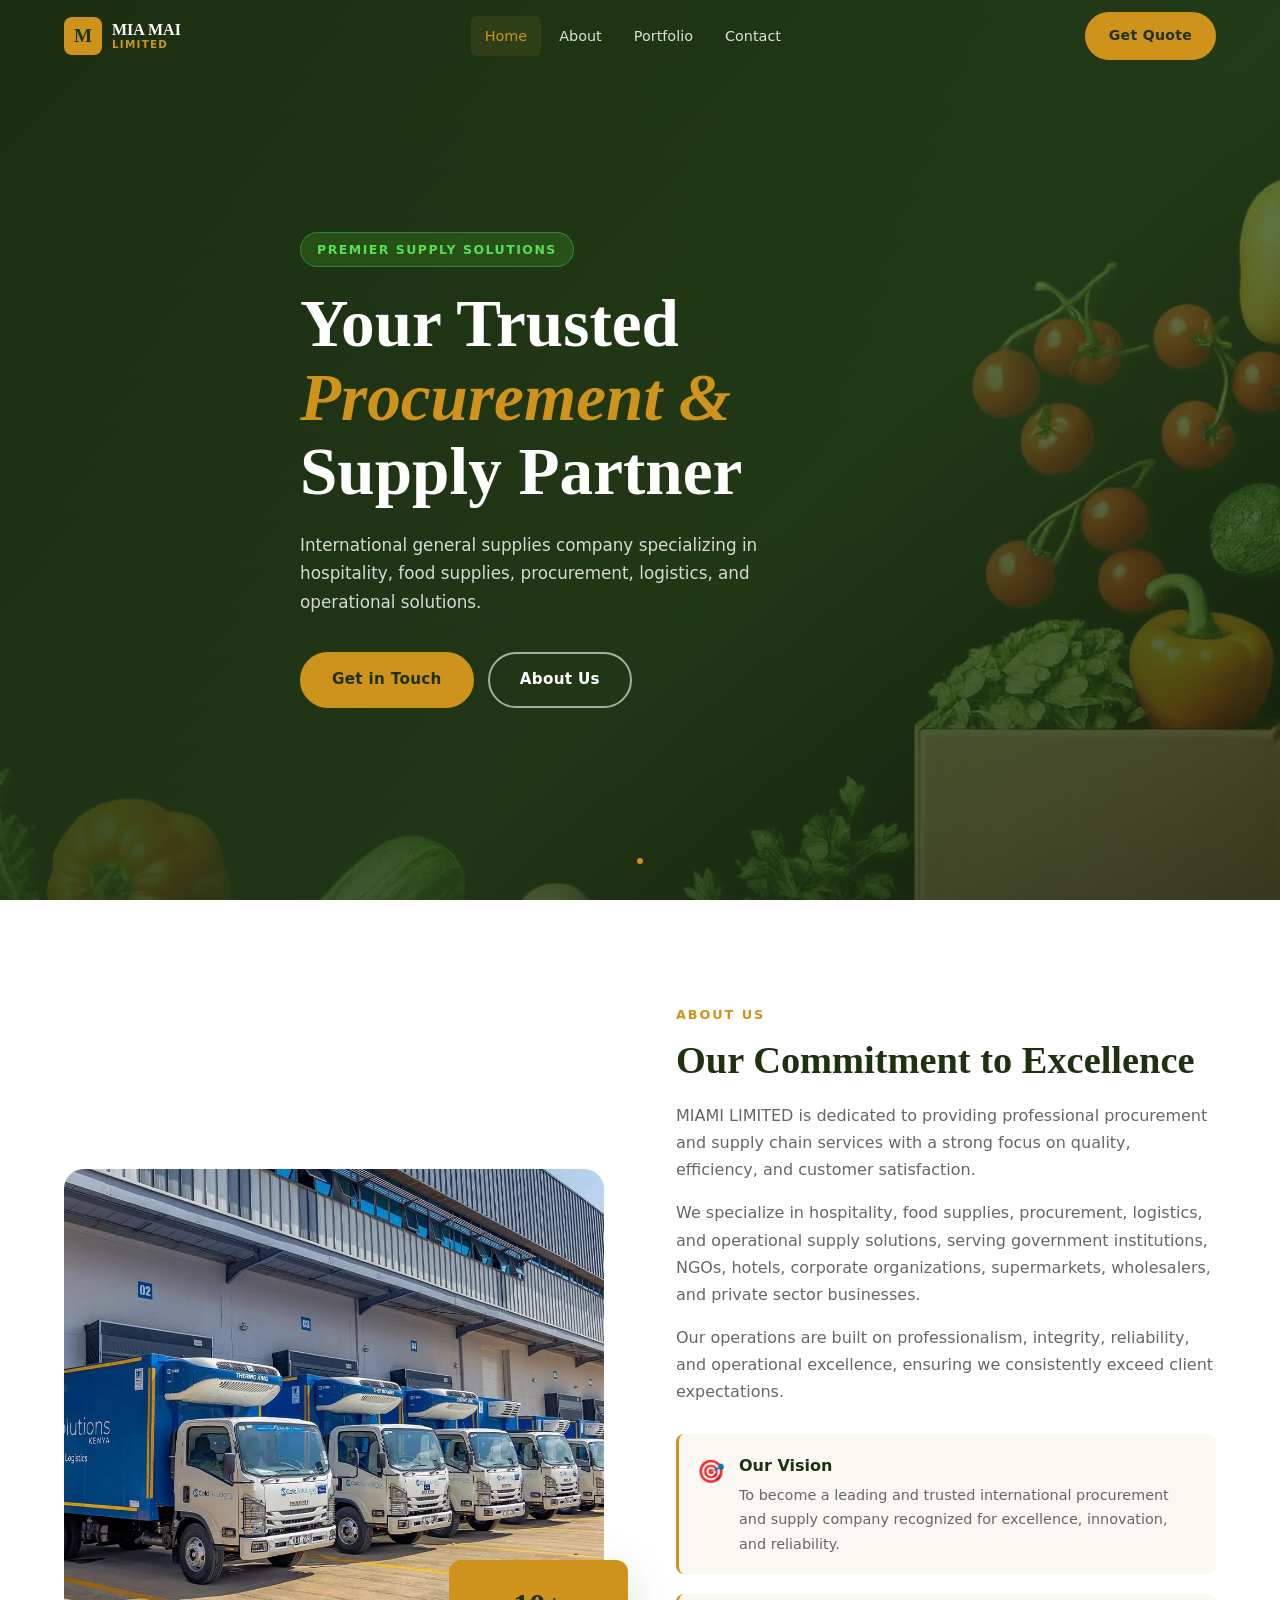
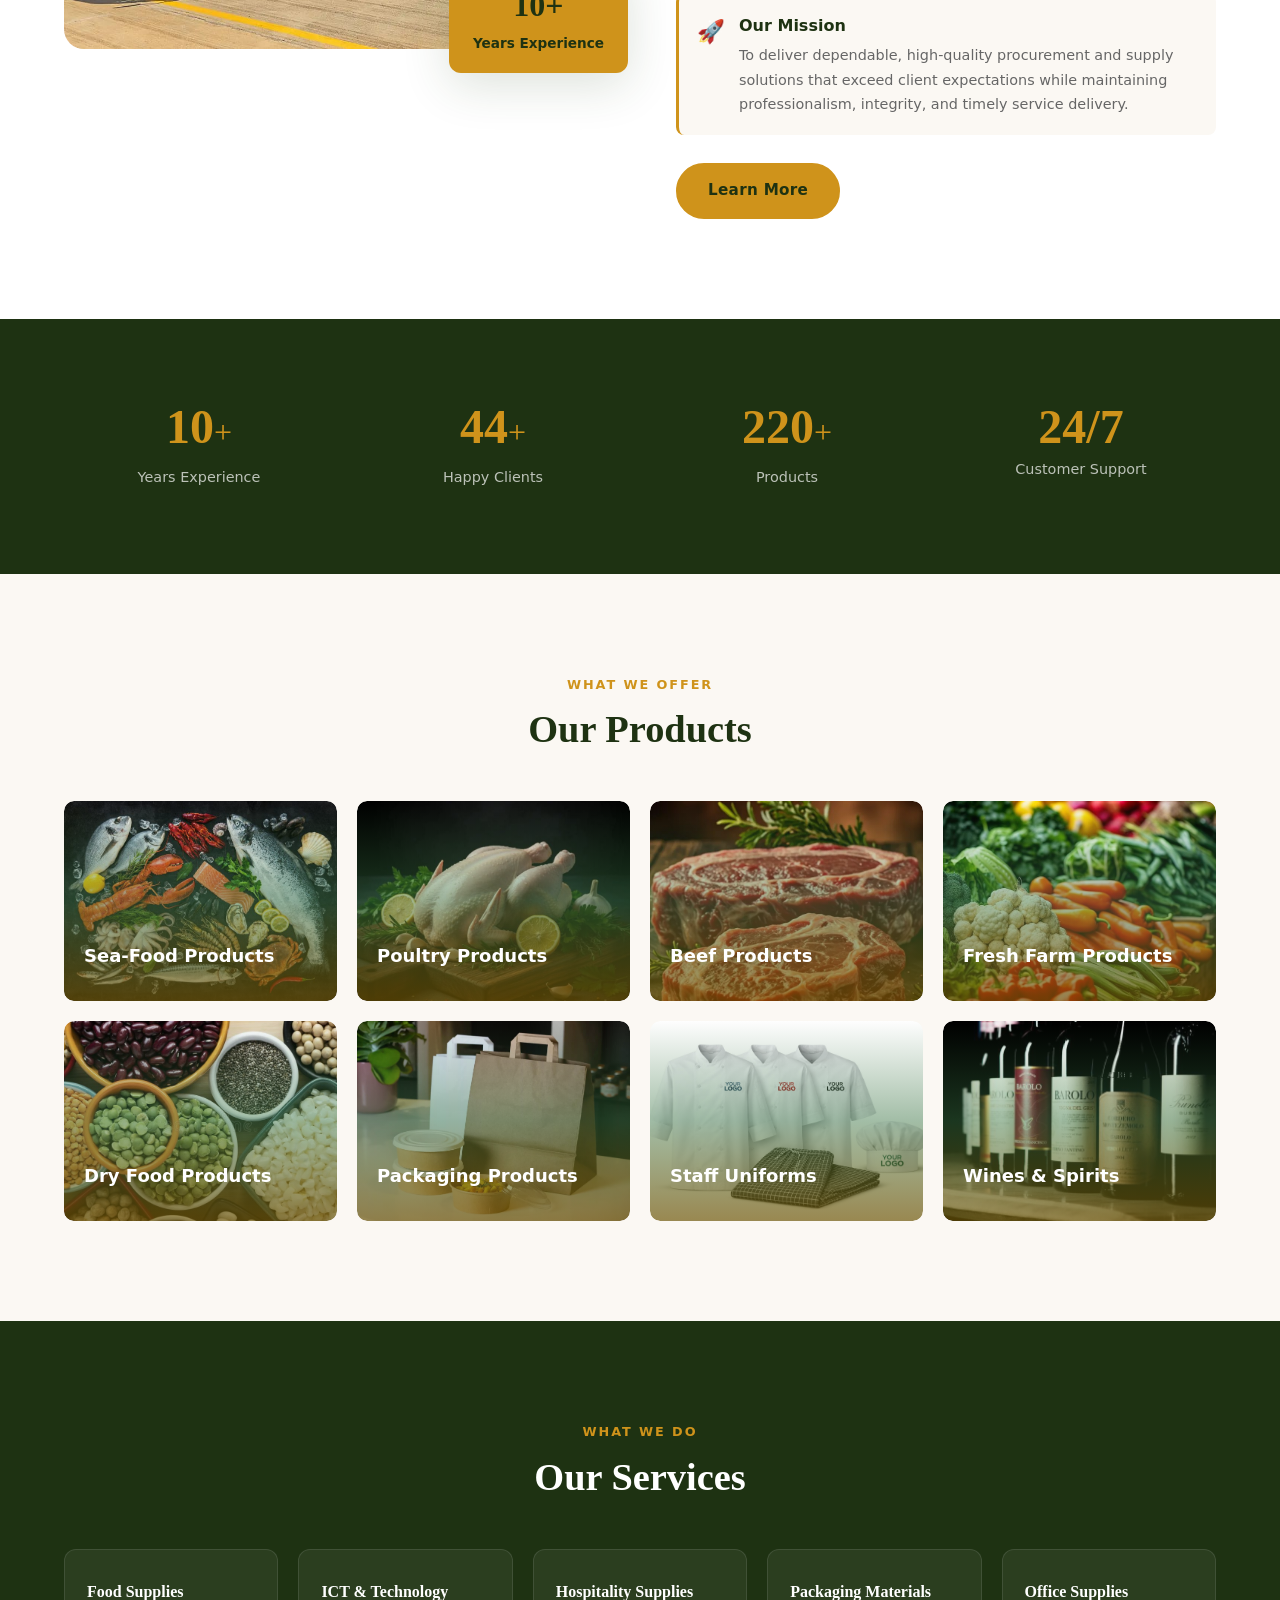
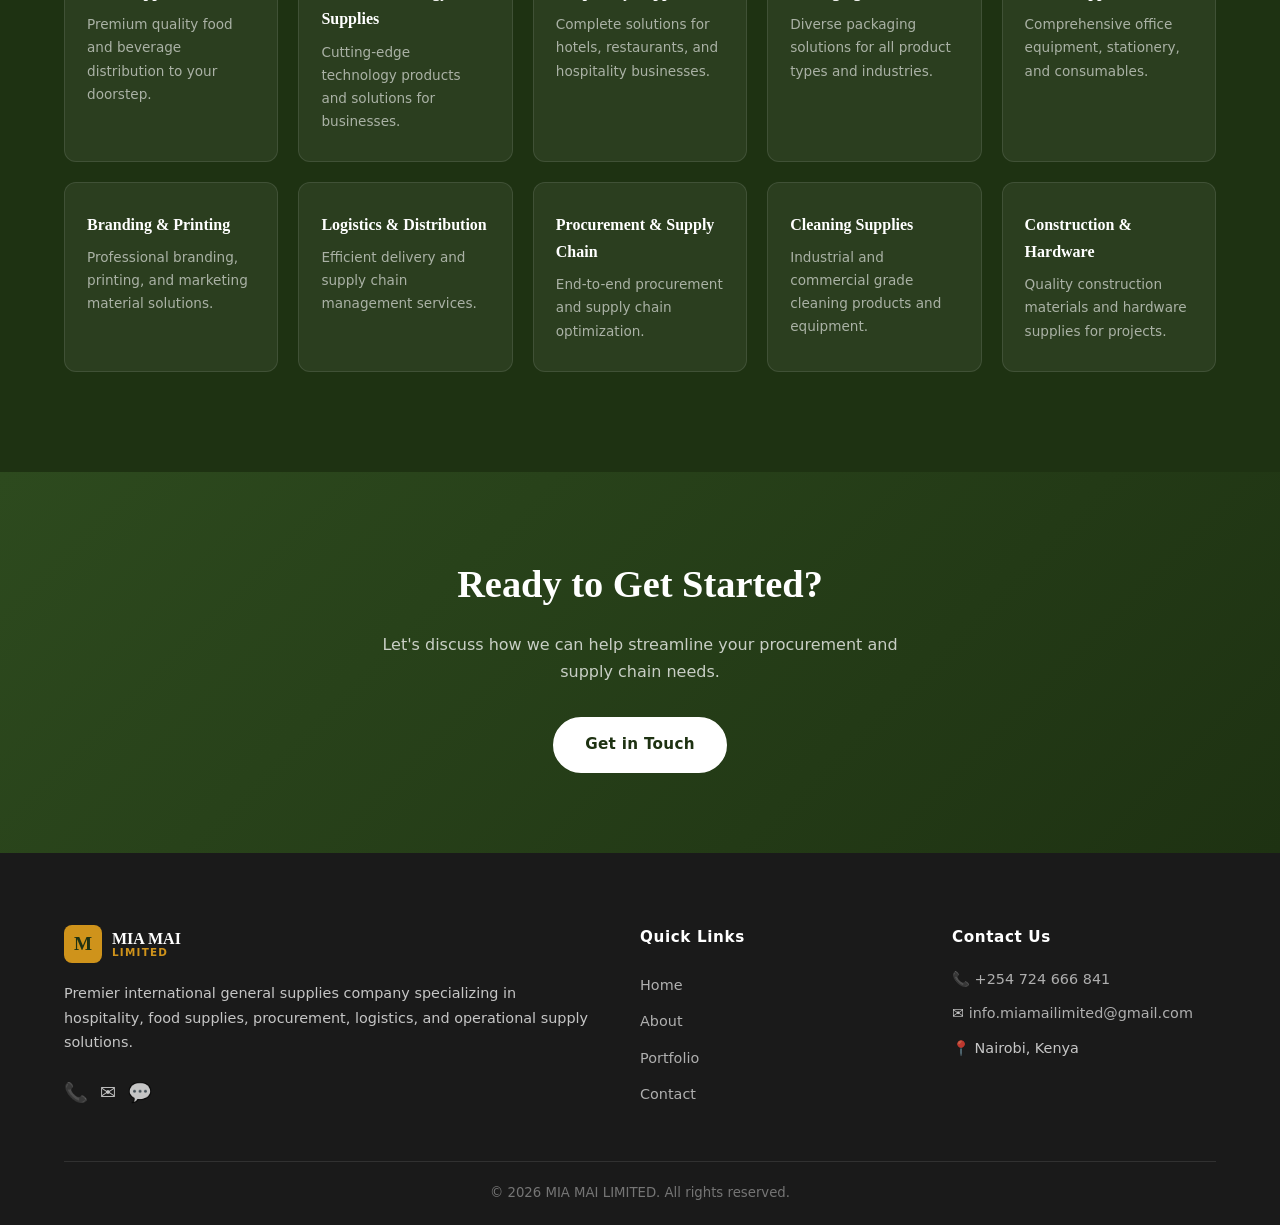
<file: index.html>
<!doctype html>
<html lang="en">
  <head>
    <meta charset="UTF-8" />
    <meta name="viewport" content="width=device-width, initial-scale=1.0" />
    <title>MIA MAI</title>
    <link rel="stylesheet" href="index.css" />
    <link
      rel="stylesheet"
      href="https://cdnjs.cloudflare.com/ajax/libs/font-awesome/6.5.0/css/all.min.css"
    />
  </head>
  <body>
    <!-- ===== NAVBAR ===== -->
    <header class="navbar" id="navbar">
      <div class="nav-inner">
        <a href="index.html" class="logo">
          <div class="logo-icon">M</div>
          <div class="logo-text">
            <span class="logo-main">MIA MAI</span>
            <span class="logo-sub">LIMITED</span>
          </div>
        </a>

        <nav class="nav-links" id="navLinks">
          <a href="index.html" class="nav-link active">Home</a>
          <a href="about.html" class="nav-link">About</a>
          <a href="portfolio.html" class="nav-link">Portfolio</a>
          <a href="contact.html" class="nav-link">Contact</a>
        </nav>
        <a href="contact.html" class="btn btn-primary nav-cta">Get Quote</a>
        <button class="hamburger" id="hamburger" aria-label="Menu">
          <span></span><span></span><span></span>
        </button>
      </div>
    </header>

    <!-- ===== HERO ===== -->
    <section class="hero" id="home">
      <div class="hero-bg">
        <div class="hero-overlay"></div>
      </div>
      <div class="hero-content container">
        <span class="badge animate-fade-up" style="--delay: 0.1s"
          >Premier Supply Solutions</span
        >
        <h1 class="hero-title animate-fade-up" style="--delay: 0.2s">
          Your Trusted<br />
          <span class="hero-highlight">Procurement &</span><br />
          Supply Partner
        </h1>
        <p class="hero-sub animate-fade-up" style="--delay: 0.35s">
          International general supplies company specializing in hospitality,
          food supplies, procurement, logistics, and operational solutions.
        </p>
        <div class="hero-actions animate-fade-up" style="--delay: 0.5s">
          <a href="contact.html" class="btn btn-primary">Get in Touch</a>
          <a href="about.html" class="btn btn-outline">About Us</a>
        </div>
      </div>
      <div class="hero-scroll-hint">
        <div class="scroll-dot"></div>
      </div>
    </section>

    <section class="about-strip" id="about">
      <div class="container about-strip-grid">
        <div class="about-img-wrap">
          <img
            src="images/transport.jpeg"
            alt="Procurement team"
            class="about-img"
          />
          <div class="about-badge-float">
            <strong>10+</strong> Years Experience
          </div>
        </div>
        <div class="about-content">
          <span class="section-label">About Us</span>
          <h2 class="section-title">Our Commitment to Excellence</h2>
          <p>
            MIAMI LIMITED is dedicated to providing professional procurement and
            supply chain services with a strong focus on quality, efficiency,
            and customer satisfaction.
          </p>
          <p>
            We specialize in hospitality, food supplies, procurement, logistics,
            and operational supply solutions, serving government institutions,
            NGOs, hotels, corporate organizations, supermarkets, wholesalers,
            and private sector businesses.
          </p>
          <p>
            Our operations are built on professionalism, integrity, reliability,
            and operational excellence, ensuring we consistently exceed client
            expectations.
          </p>
          <div class="about-values">
            <div class="value-item">
              <div class="value-icon">🎯</div>
              <div>
                <strong>Our Vision</strong>
                <p>
                  To become a leading and trusted international procurement and
                  supply company recognized for excellence, innovation, and
                  reliability.
                </p>
              </div>
            </div>
            <div class="value-item">
              <div class="value-icon">🚀</div>
              <div>
                <strong>Our Mission</strong>
                <p>
                  To deliver dependable, high-quality procurement and supply
                  solutions that exceed client expectations while maintaining
                  professionalism, integrity, and timely service delivery.
                </p>
              </div>
            </div>
          </div>
          <a href="about.html" class="btn btn-primary">Learn More</a>
        </div>
      </div>
    </section>

    <!-- ===== STATS ===== -->
    <section class="stats-section">
      <div class="container stats-grid">
        <div class="stat-card">
          <span class="stat-num" data-target="10">10</span
          ><span class="stat-plus">+</span>
          <p>Years Experience</p>
        </div>
        <div class="stat-card">
          <span class="stat-num" data-target="100">100</span
          ><span class="stat-plus">+</span>
          <p>Happy Clients</p>
        </div>
        <div class="stat-card">
          <span class="stat-num" data-target="500">50</span
          ><span class="stat-plus">+</span>
          <p>Products</p>
        </div>
        <div class="stat-card">
          <span class="stat-num">24/7</span>
          <p>Customer Support</p>
        </div>
      </div>
    </section>

    <!-- ===== PRODUCTS ===== -->
    <section class="products-section">
      <div class="container">
        <span class="section-label center">What We Offer</span>
        <h2 class="section-title center">Our Products</h2>
        <div class="products-grid">
          <div class="product-images">
            <img src="images/sea-foods.jpeg" alt="SeaFood products" />
            <div class="image-overlay">
              <h2>Sea-Food Products</h2>
            </div>
          </div>
          <div class="product-images">
            <img src="images/chicken.jpeg" alt="Poultry products" />
            <div class="image-overlay">
              <h2>Poultry Products</h2>
            </div>
          </div>
          <div class="product-images">
            <img src="images/beef.jpg" alt="Beef products" />
            <div class="image-overlay">
              <h2>Beef Products</h2>
            </div>
          </div>
          <div class="product-images">
            <img src="images/farm-products.jpeg" alt="Fresh farm products" />
            <div class="image-overlay">
              <h2>Fresh Farm Products</h2>
            </div>
          </div>
          <div class="product-images">
            <img src="images/dry-foods.jpeg" alt="Dry food products" />
            <div class="image-overlay">
              <h2>Dry Food Products</h2>
            </div>
          </div>
          <div class="product-images">
            <img
              src="images/packaging-products.jpeg"
              alt="Packaging products"
            />
            <div class="image-overlay">
              <h2>Packaging Products</h2>
            </div>
          </div>
          <div class="product-images">
            <img src="images/staff-uniform.jpeg" alt="Packaging products" />
            <div class="image-overlay">
              <h2>Staff Uniforms</h2>
            </div>
          </div>
          <div class="product-images">
            <img src="images/wines.jpg" alt="Dry food products" />
            <div class="image-overlay">
              <h2>Wines & Spirits</h2>
            </div>
          </div>
        </div>
      </div>
    </section>

    <!-- ===== SERVICES ===== -->
    <section class="services-section" id="services">
      <div class="container">
        <span class="section-label center">What We Do</span>
        <h2 class="section-title center">Our Services</h2>
        <div class="services-grid">
          <div class="service-card">
            <h3>Food Supplies</h3>
            <p>
              Premium quality food and beverage distribution to your doorstep.
            </p>
          </div>
          <div class="service-card">
            <h3>ICT & Technology Supplies</h3>
            <p>
              Cutting-edge technology products and solutions for businesses.
            </p>
          </div>
          <div class="service-card">
            <h3>Hospitality Supplies</h3>
            <p>
              Complete solutions for hotels, restaurants, and hospitality
              businesses.
            </p>
          </div>
          <div class="service-card">
            <h3>Packaging Materials</h3>
            <p>
              Diverse packaging solutions for all product types and industries.
            </p>
          </div>
          <div class="service-card">
            <h3>Office Supplies</h3>
            <p>Comprehensive office equipment, stationery, and consumables.</p>
          </div>
          <div class="service-card">
            <h3>Branding & Printing</h3>
            <p>
              Professional branding, printing, and marketing material solutions.
            </p>
          </div>
          <div class="service-card">
            <h3>Logistics & Distribution</h3>
            <p>Efficient delivery and supply chain management services.</p>
          </div>
          <div class="service-card">
            <h3>Procurement & Supply Chain</h3>
            <p>End-to-end procurement and supply chain optimization.</p>
          </div>
          <div class="service-card">
            <h3>Cleaning Supplies</h3>
            <p>
              Industrial and commercial grade cleaning products and equipment.
            </p>
          </div>
          <div class="service-card">
            <h3>Construction & Hardware</h3>
            <p>
              Quality construction materials and hardware supplies for projects.
            </p>
          </div>
        </div>
      </div>
    </section>

    <!-- ===== CTA BANNER ===== -->
    <section class="cta-banner">
      <div class="container cta-inner">
        <h2>Ready to Get Started?</h2>
        <p>
          Let's discuss how we can help streamline your procurement and supply
          chain needs.
        </p>
        <a href="contact.html" class="btn btn-white">Get in Touch</a>
      </div>
    </section>

    <!-- ===== FOOTER ===== -->
    <footer class="footer">
      <div class="container footer-grid">
        <div class="footer-brand">
          <a href="index.html" class="logo">
            <div class="logo-icon">M</div>
            <div class="logo-text">
              <span class="logo-main">MIA MAI</span>
              <span class="logo-sub">LIMITED</span>
            </div>
          </a>
          <p>
            Premier international general supplies company specializing in
            hospitality, food supplies, procurement, logistics, and operational
            supply solutions.
          </p>
          <div class="footer-socials">
            <a href="tel:+254746668411" aria-label="Call us">📞</a>
            <a href="info.miamailimited@gmail.com" aria-label="Email us">✉️</a>
            <a
              href="https://wa.me/254724666841"
              target="_blank"
              aria-label="WhatsApp"
              >💬</a
            >
          </div>
        </div>
        <div class="footer-links">
          <h4>Quick Links</h4>
          <a href="index.html">Home</a>
          <a href="about.html">About</a>
          <a href="portfolio.html">Portfolio</a>
          <a href="contact.html">Contact</a>
        </div>
        <div class="footer-contact">
          <h4>Contact Us</h4>
          <p>📞 <a href="tel:+254724666841">+254 724 666 841</a></p>
          <p>
            ✉️
            <a href="mailto:info.miamailimited@gmail.com"
              >info.miamailimited@gmail.com</a
            >
          </p>
          <p>📍 Nairobi, Kenya</p>
        </div>
      </div>
      <div class="footer-bottom">
        <div class="container">
          <p>© 2026 MIA MAI LIMITED. All rights reserved.</p>
        </div>
      </div>
    </footer>

    <script src="index.js"></script>
  </body>
</html>
</file>
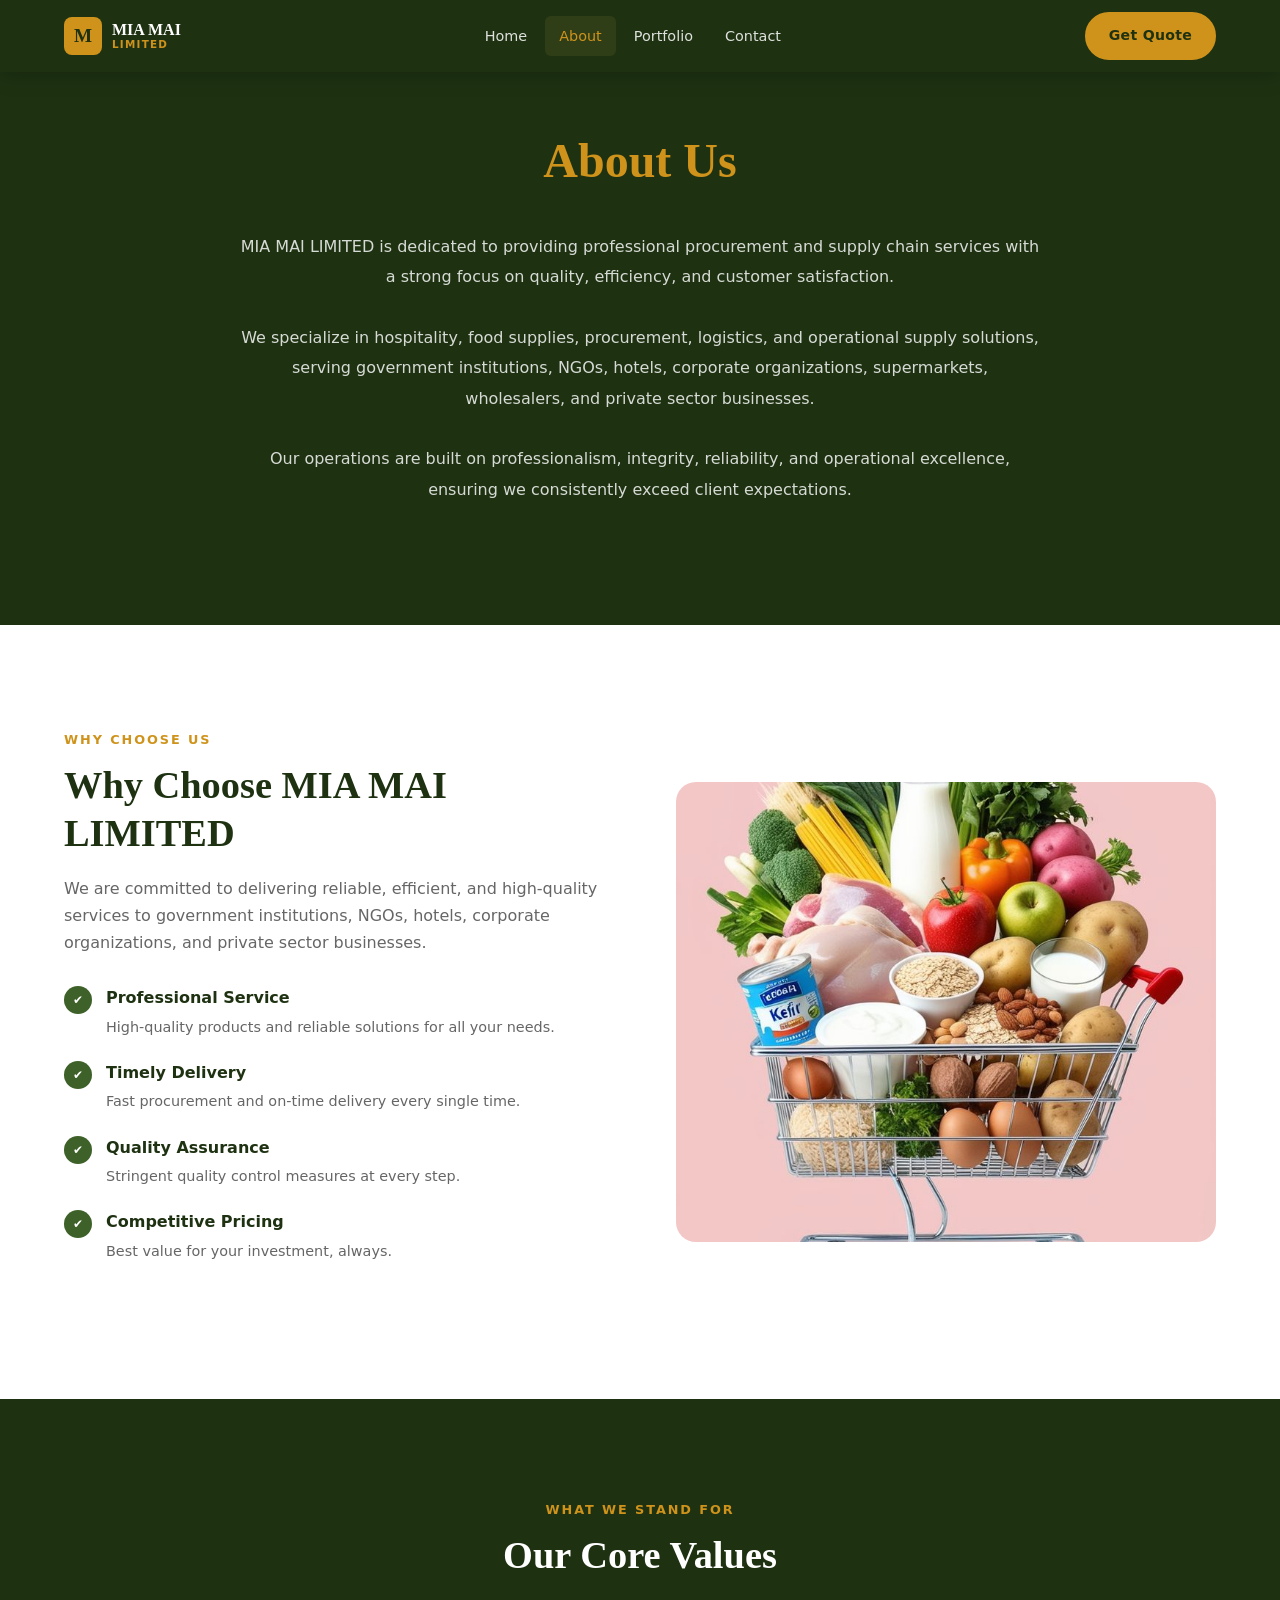
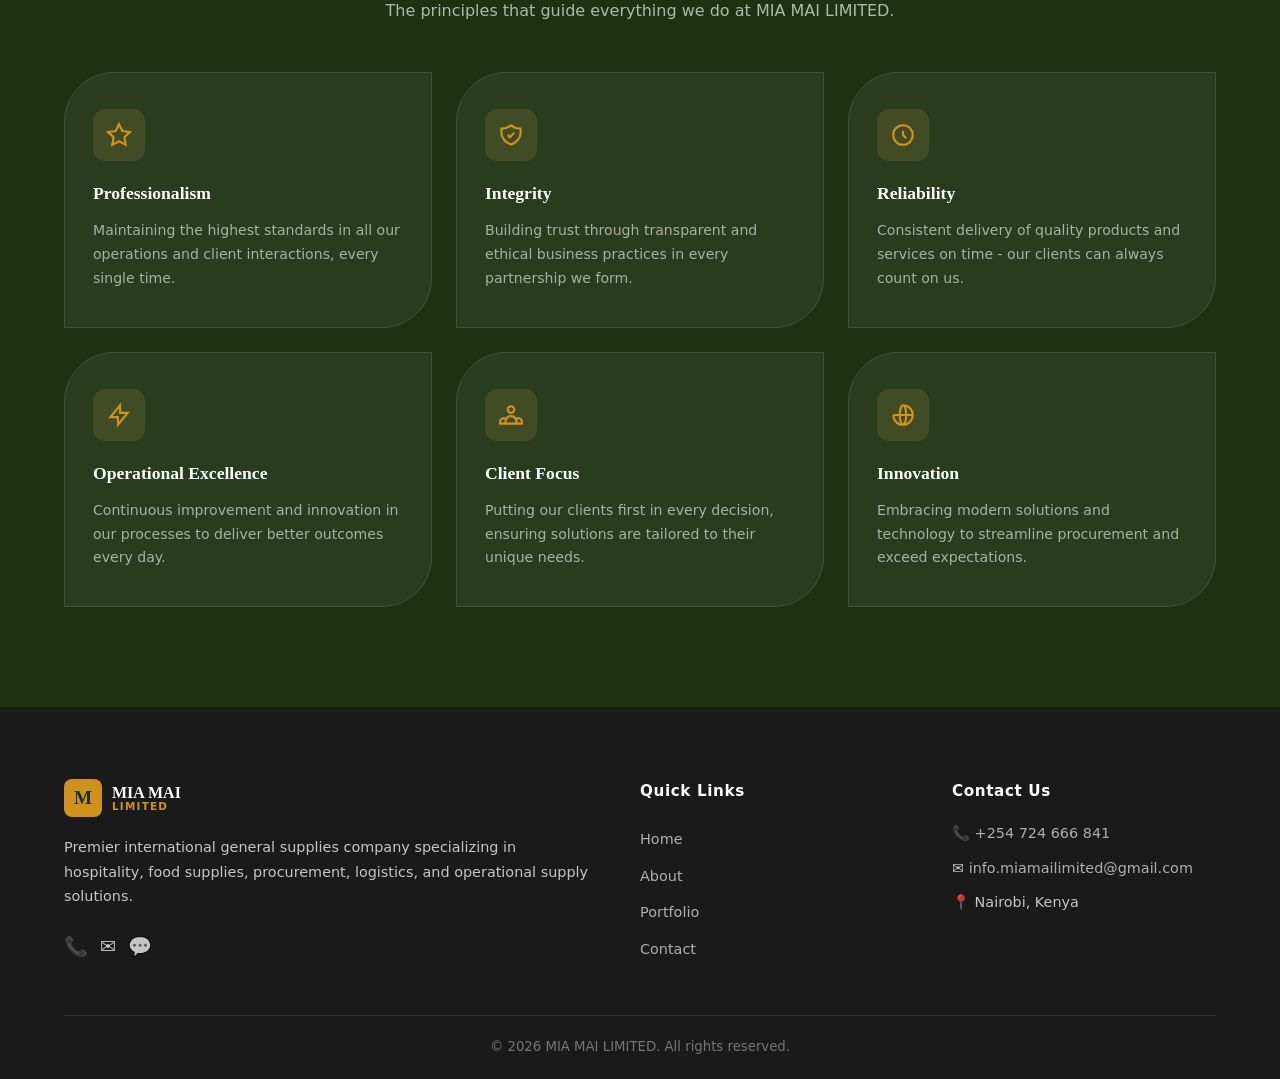
<file: about.html>
<!doctype html>
<html lang="en">
  <head>
    <meta charset="UTF-8" />
    <meta name="viewport" content="width=device-width, initial-scale=1.0" />
    <title>About MIA-MAI</title>
    <link rel="stylesheet" href="index.css" />
  </head>
  <body>
    <!-- ===== NAVBAR ===== -->
    <header class="navbar" id="navbar">
      <div class="nav-inner">
        <a href="index.html" class="logo">
          <div class="logo-icon">M</div>
          <div class="logo-text">
            <span class="logo-main">MIA MAI</span>
            <span class="logo-sub">LIMITED</span>
          </div>
        </a>
        <nav class="nav-links" id="navLinks">
          <a href="index.html" class="nav-link active">Home</a>
          <a href="about.html" class="nav-link">About</a>
          <a href="portfolio.html" class="nav-link">Portfolio</a>
          <a href="contact.html" class="nav-link">Contact</a>
        </nav>
        <a href="contact.html" class="btn btn-primary nav-cta">Get Quote</a>
        <button class="hamburger" id="hamburger" aria-label="Menu">
          <span></span><span></span><span></span>
        </button>
      </div>
    </header>
    <div class="about" id="about">
      <div class="about-text">
        <h1>About Us</h1>
        <p>
          MIA MAI LIMITED is dedicated to providing professional procurement and
          supply chain services with a strong focus on quality, efficiency, and
          customer satisfaction. <br />
          <br />
          We specialize in hospitality, food supplies, procurement, logistics,
          and operational supply solutions, serving government institutions,
          NGOs, hotels, corporate organizations, supermarkets, wholesalers, and
          private sector businesses. <br />
          <br />
          Our operations are built on professionalism, integrity, reliability,
          and operational excellence, ensuring we consistently exceed client
          expectations.
        </p>
      </div>
    </div>

    <!-- ===== WHY CHOOSE US ===== -->
    <section class="why-us">
      <div class="container why-us-grid">
        <div class="why-content">
          <span class="section-label">Why Choose Us</span>
          <h2 class="section-title">Why Choose MIA MAI LIMITED</h2>
          <p>
            We are committed to delivering reliable, efficient, and high-quality
            services to government institutions, NGOs, hotels, corporate
            organizations, and private sector businesses.
          </p>
          <div class="why-list">
            <div class="why-item">
              <div class="why-icon">✔</div>
              <div>
                <strong>Professional Service</strong>
                <p>
                  High-quality products and reliable solutions for all your
                  needs.
                </p>
              </div>
            </div>
            <div class="why-item">
              <div class="why-icon">✔</div>
              <div>
                <strong>Timely Delivery</strong>
                <p>Fast procurement and on-time delivery every single time.</p>
              </div>
            </div>
            <div class="why-item">
              <div class="why-icon">✔</div>
              <div>
                <strong>Quality Assurance</strong>
                <p>Stringent quality control measures at every step.</p>
              </div>
            </div>
            <div class="why-item">
              <div class="why-icon">✔</div>
              <div>
                <strong>Competitive Pricing</strong>
                <p>Best value for your investment, always.</p>
              </div>
            </div>
          </div>
        </div>
        <div class="why-img-wrap">
          <img
            src="images/mixed-products.jpeg"
            alt="Mixed products"
            class="why-img"
          />
        </div>
      </div>
    </section>

    <section class="core-values-section">
      <div class="container">
        <span class="section-label center">What We Stand For</span>
        <h2 class="section-title center">Our Core Values</h2>
        <p class="section-sub center">
          The principles that guide everything we do at MIA MAI LIMITED.
        </p>
        <div class="core-values-grid">
          <div class="cv-card">
            <div class="cv-icon-wrap">
              <svg
                viewBox="0 0 24 24"
                fill="none"
                stroke="currentColor"
                stroke-width="2"
              >
                <path
                  d="M12 2l3.09 6.26L22 9.27l-5 4.87 1.18 6.88L12 17.77l-6.18 3.25L7 14.14 2 9.27l6.91-1.01L12 2z"
                />
              </svg>
            </div>
            <h3>Professionalism</h3>
            <p>
              Maintaining the highest standards in all our operations and client
              interactions, every single time.
            </p>
          </div>

          <div class="cv-card">
            <div class="cv-icon-wrap">
              <svg
                viewBox="0 0 24 24"
                fill="none"
                stroke="currentColor"
                stroke-width="2"
              >
                <path
                  d="M9 12l2 2 4-4m5.618-4.016A11.955 11.955 0 0112 2.944a11.955 11.955 0 01-8.618 3.04A12.02 12.02 0 003 9c0 5.591 3.824 10.29 9 11.622 5.176-1.332 9-6.03 9-11.622 0-1.042-.133-2.052-.382-3.016z"
                />
              </svg>
            </div>
            <h3>Integrity</h3>
            <p>
              Building trust through transparent and ethical business practices
              in every partnership we form.
            </p>
          </div>

          <div class="cv-card">
            <div class="cv-icon-wrap">
              <svg
                viewBox="0 0 24 24"
                fill="none"
                stroke="currentColor"
                stroke-width="2"
              >
                <path d="M12 8v4l3 3m6-3a9 9 0 11-18 0 9 9 0 0118 0z" />
              </svg>
            </div>
            <h3>Reliability</h3>
            <p>
              Consistent delivery of quality products and services on time - our
              clients can always count on us.
            </p>
          </div>

          <div class="cv-card">
            <div class="cv-icon-wrap">
              <svg
                viewBox="0 0 24 24"
                fill="none"
                stroke="currentColor"
                stroke-width="2"
              >
                <path d="M13 10V3L4 14h7v7l9-11h-7z" />
              </svg>
            </div>
            <h3>Operational Excellence</h3>
            <p>
              Continuous improvement and innovation in our processes to deliver
              better outcomes every day.
            </p>
          </div>

          <div class="cv-card">
            <div class="cv-icon-wrap">
              <svg
                viewBox="0 0 24 24"
                fill="none"
                stroke="currentColor"
                stroke-width="2"
              >
                <path
                  d="M17 20h5v-2a3 3 0 00-5.356-1.857M17 20H7m10 0v-2c0-.656-.126-1.283-.356-1.857M7 20H2v-2a3 3 0 015.356-1.857M7 20v-2c0-.656.126-1.283.356-1.857m0 0a5.002 5.002 0 019.288 0M15 7a3 3 0 11-6 0 3 3 0 016 0z"
                />
              </svg>
            </div>
            <h3>Client Focus</h3>
            <p>
              Putting our clients first in every decision, ensuring solutions
              are tailored to their unique needs.
            </p>
          </div>

          <div class="cv-card">
            <div class="cv-icon-wrap">
              <svg
                viewBox="0 0 24 24"
                fill="none"
                stroke="currentColor"
                stroke-width="2"
              >
                <path
                  d="M21 12a9 9 0 01-9 9m9-9a9 9 0 00-9-9m9 9H3m9 9a9 9 0 01-9-9m9 9c1.657 0 3-4.03 3-9s-1.343-9-3-9m0 18c-1.657 0-3-4.03-3-9s1.343-9 3-9"
                />
              </svg>
            </div>
            <h3>Innovation</h3>
            <p>
              Embracing modern solutions and technology to streamline
              procurement and exceed expectations.
            </p>
          </div>
        </div>
      </div>
    </section>

    <!-- ===== FOOTER ===== -->
    <footer class="footer">
      <div class="container footer-grid">
        <div class="footer-brand">
          <a href="index.html" class="logo">
            <div class="logo-icon">M</div>
            <div class="logo-text">
              <span class="logo-main">MIA MAI</span>
              <span class="logo-sub">LIMITED</span>
            </div>
          </a>
          <p>
            Premier international general supplies company specializing in
            hospitality, food supplies, procurement, logistics, and operational
            supply solutions.
          </p>
          <div class="footer-socials">
            <a href="tel:+254746668411" aria-label="Call us">📞</a>
            <a href="info.miamailimited@gmail.com" aria-label="Email us">✉️</a>
            <a
              href="https://wa.me/254724666841"
              target="_blank"
              aria-label="WhatsApp"
              >💬</a
            >
          </div>
        </div>
        <div class="footer-links">
          <h4>Quick Links</h4>
          <a href="index.html">Home</a>
          <a href="about.html">About</a>
          <a href="portfolio.html">Portfolio</a>
          <a href="contact.html">Contact</a>
        </div>
        <div class="footer-contact">
          <h4>Contact Us</h4>
          <p>📞 <a href="tel:+254724666841">+254 724 666 841</a></p>
          <p>
            ✉️
            <a href="mailto:info.miamailimited@gmail.com"
              >info.miamailimited@gmail.com</a
            >
          </p>
          <p>📍 Nairobi, Kenya</p>
        </div>
      </div>
      <div class="footer-bottom">
        <div class="container">
          <p>© 2026 MIA MAI LIMITED. All rights reserved.</p>
        </div>
      </div>
    </footer>

    <script src="index.js"></script>
  </body>
</html>
</file>
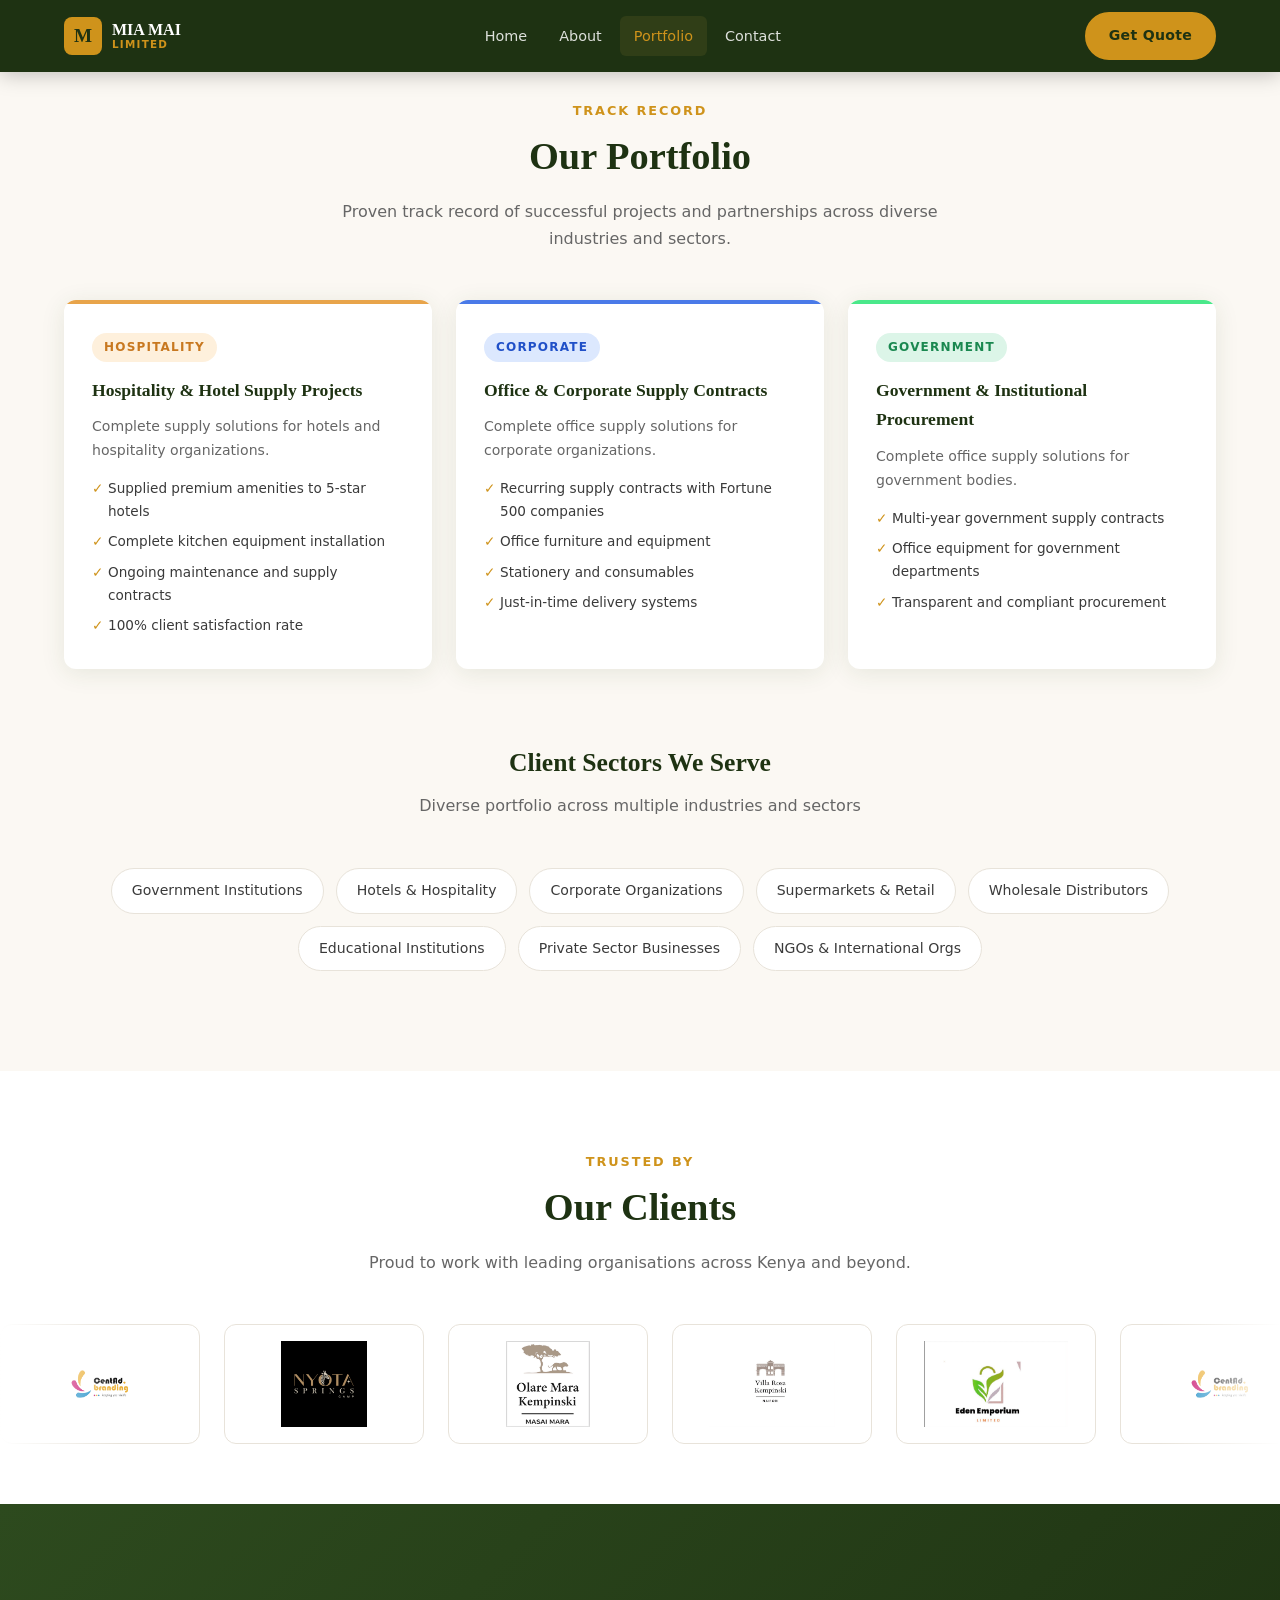
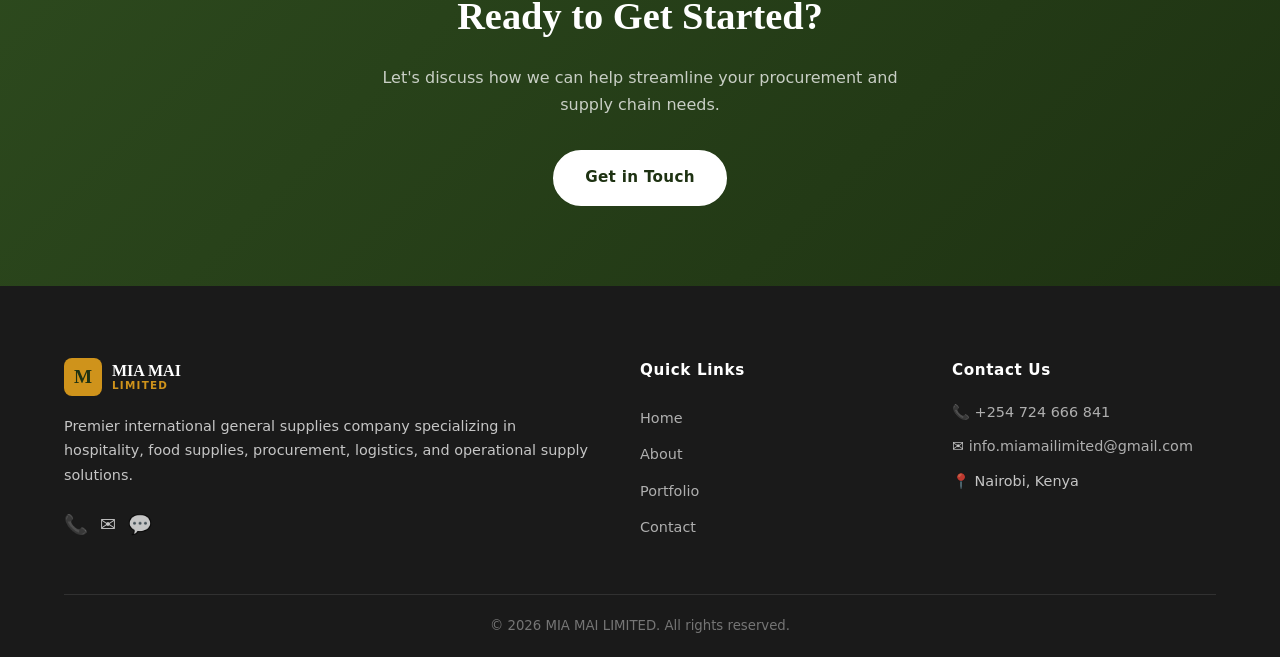
<file: portfolio.html>
<!doctype html>
<html lang="en">
  <head>
    <meta charset="UTF-8" />
    <meta name="viewport" content="width=device-width, initial-scale=1.0" />
    <title>MIA-MAI Portfolio</title>
    <link rel="stylesheet" href="index.css" />
  </head>
  <body>
    <!-- ===== NAVBAR ===== -->
    <header class="navbar" id="navbar">
      <div class="nav-inner">
        <a href="index.html" class="logo">
          <div class="logo-icon">M</div>
          <div class="logo-text">
            <span class="logo-main">MIA MAI</span>
            <span class="logo-sub">LIMITED</span>
          </div>
        </a>
        <nav class="nav-links" id="navLinks">
          <a href="index.html" class="nav-link active">Home</a>
          <a href="about.html" class="nav-link">About</a>
          <a href="portfolio.html" class="nav-link">Portfolio</a>
          <a href="contact.html" class="nav-link">Contact</a>
        </nav>
        <a href="contact.html" class="btn btn-primary nav-cta">Get Quote</a>
        <button class="hamburger" id="hamburger" aria-label="Menu">
          <span></span><span></span><span></span>
        </button>
      </div>
    </header>

    <!-- ===== PORTFOLIO ===== -->
    <section class="portfolio-section" id="portfolio">
      <div class="container">
        <span class="section-label center">Track Record</span>
        <h2 class="section-title center">Our Portfolio</h2>
        <p class="section-sub center">
          Proven track record of successful projects and partnerships across
          diverse industries and sectors.
        </p>

        <div class="portfolio-grid">
          <div class="portfolio-card hospitality">
            <div class="portfolio-tag">Hospitality</div>
            <h3>Hospitality & Hotel Supply Projects</h3>
            <p>
              Complete supply solutions for hotels and hospitality
              organizations.
            </p>
            <ul>
              <li>Supplied premium amenities to 5-star hotels</li>
              <li>Complete kitchen equipment installation</li>
              <li>Ongoing maintenance and supply contracts</li>
              <li>100% client satisfaction rate</li>
            </ul>
          </div>
          <div class="portfolio-card corporate">
            <div class="portfolio-tag">Corporate</div>
            <h3>Office & Corporate Supply Contracts</h3>
            <p>Complete office supply solutions for corporate organizations.</p>
            <ul>
              <li>Recurring supply contracts with Fortune 500 companies</li>
              <li>Office furniture and equipment</li>
              <li>Stationery and consumables</li>
              <li>Just-in-time delivery systems</li>
            </ul>
          </div>
          <div class="portfolio-card government">
            <div class="portfolio-tag">Government</div>
            <h3>Government & Institutional Procurement</h3>
            <p>Complete office supply solutions for government bodies.</p>
            <ul>
              <li>Multi-year government supply contracts</li>
              <li>Office equipment for government departments</li>
              <li>Transparent and compliant procurement</li>
            </ul>
          </div>
        </div>

        <div class="sectors-section">
          <h3 class="sectors-title">Client Sectors We Serve</h3>
          <p class="section-sub center">
            Diverse portfolio across multiple industries and sectors
          </p>
          <div class="sectors-grid">
            <div class="sector-badge">Government Institutions</div>
            <div class="sector-badge">Hotels & Hospitality</div>
            <div class="sector-badge">Corporate Organizations</div>
            <div class="sector-badge">Supermarkets & Retail</div>
            <div class="sector-badge">Wholesale Distributors</div>
            <div class="sector-badge">Educational Institutions</div>
            <div class="sector-badge">Private Sector Businesses</div>
            <div class="sector-badge">NGOs & International Orgs</div>
          </div>
        </div>
      </div>
    </section>

    <section class="clients-section">
      <div class="container">
        <span class="section-label center">Trusted By</span>
        <h2 class="section-title center">Our Clients</h2>
        <p class="section-sub center">
          Proud to work with leading organisations across Kenya and beyond.
        </p>
      </div>

      <div class="cl-track-wrap">
        <div class="cl-track">
          <!-- First set -->
          <div class="client-card">
            <img src="images/CentAd-logo.jpg" alt="CentAd" />
          </div>
          <div class="client-card">
            <img src="images/nyota-logo.jpeg" alt="Nyota" />
          </div>
          <div class="client-card">
            <img src="images/ole-mara-logo.jpeg" alt="Ole Mara" />
          </div>
          <div class="client-card">
            <img src="images/villa-rosa-logo.jpeg" alt="Villa Rosa" />
          </div>
          <div class="client-card">
            <img src="images/eden-logo.jpeg" alt="Eden" />
          </div>
          <!-- Duplicate set for seamless loop -->
          <div class="client-card">
            <img src="images/CentAd-logo.jpg" alt="CentAd" />
          </div>
          <div class="client-card">
            <img src="images/nyota-logo.jpeg" alt="Nyota" />
          </div>
          <div class="client-card">
            <img src="images/ole-mara-logo.jpeg" alt="Ole Mara" />
          </div>
          <div class="client-card">
            <img src="images/villa-rosa-logo.jpeg" alt="Villa Rosa" />
          </div>
          <div class="client-card">
            <img src="images/eden-logo.jpeg" alt="Eden" />
          </div>
        </div>
      </div>

      
    </section>

    <!-- ===== CTA BANNER ===== -->
    <section class="cta-banner">
      <div class="container cta-inner">
        <h2>Ready to Get Started?</h2>
        <p>
          Let's discuss how we can help streamline your procurement and supply
          chain needs.
        </p>
        <a href="contact.html" class="btn btn-white">Get in Touch</a>
      </div>
    </section>

    <!-- ===== FOOTER ===== -->
    <footer class="footer">
      <div class="container footer-grid">
        <div class="footer-brand">
          <a href="index.html" class="logo">
            <div class="logo-icon">M</div>
            <div class="logo-text">
              <span class="logo-main">MIA MAI</span>
              <span class="logo-sub">LIMITED</span>
            </div>
          </a>
          <p>
            Premier international general supplies company specializing in
            hospitality, food supplies, procurement, logistics, and operational
            supply solutions.
          </p>
          <div class="footer-socials">
            <a href="tel:+254746668411" aria-label="Call us">📞</a>
            <a href="info.miamailimited@gmail.com" aria-label="Email us">✉️</a>
            <a
              href="https://wa.me/254724666841"
              target="_blank"
              aria-label="WhatsApp"
              >💬</a
            >
          </div>
        </div>
        <div class="footer-links">
          <h4>Quick Links</h4>
          <a href="index.html">Home</a>
          <a href="about.html">About</a>
          <a href="portfolio.html">Portfolio</a>
          <a href="contact.html">Contact</a>
        </div>
        <div class="footer-contact">
          <h4>Contact Us</h4>
          <p>📞 <a href="tel:+254724666841">+254 724 666 841</a></p>
          <p>
            ✉️
            <a href="mailto:info.miamailimited@gmail.com"
              >info.miamailimited@gmail.com</a
            >
          </p>
          <p>📍 Nairobi, Kenya</p>
        </div>
      </div>
      <div class="footer-bottom">
        <div class="container">
          <p>© 2026 MIA MAI LIMITED. All rights reserved.</p>
        </div>
      </div>
    </footer>

    <script src="index.js"></script>
  </body>
</html>
</file>
<file: index.css>
/* =============================================================
   1. CSS VARIABLES
   ============================================================= */
:root {
  /* Colors */
  --green:        #2D4A1E;
  --green-dark:   #1E3212;
  --green-light:  #3D6128;
  --gold:         #cf931b;
  --gold-light:   #ecc137;
  --cream:        #FBF8F3;
  --white:        #FFFFFF;
  --charcoal:     #1A1A1A;
  --text:         #3A3A3A;
  --text-light:   #666666;
  --border:       #E8E3DA;

  /* Shadows */
  --shadow:       0 4px 24px rgba(45, 74, 30, 0.10);
  --shadow-lg:    0 12px 48px rgba(45, 74, 30, 0.16);

  /* Shape */
  --radius:       12px;
  --radius-sm:    8px;
  --radius-lg:    20px;

  /* Motion */
  --transition:   0.3s cubic-bezier(0.4, 0, 0.2, 1);

  /* Typography */
  --font-display: 'Playfair Display', Georgia, serif;
  --font-body:    'DM Sans', system-ui, sans-serif;
}


/* =============================================================
   2. RESET & BASE
   ============================================================= */
*, *::before, *::after {
  box-sizing: border-box;
  margin: 0;
  padding: 0;
}

html {
  scroll-behavior: smooth;
  font-size: 16px;
}

body {
  font-family: var(--font-body);
  color: var(--text);
  background: var(--cream);
  line-height: 1.7;
  overflow-x: hidden;
}

img {
  max-width: 100%;
  display: block;
  object-fit: cover;
}

a {
  text-decoration: none;
  color: inherit;
}

ul { list-style: none; }

button { cursor: pointer; }


/* =============================================================
   3. LAYOUT UTILITIES
   ============================================================= */
.container {
  width: 90%;
  max-width: 1180px;
  margin: 0 auto;
}

.center-btn {
  text-align: center;
  margin-top: 40px;
}


/* =============================================================
   4. TYPOGRAPHY HELPERS
   ============================================================= */
.section-label {
  display: inline-block;
  font-size: 0.8rem;
  font-weight: 600;
  text-transform: uppercase;
  letter-spacing: 0.15em;
  color: var(--gold);
  margin-bottom: 10px;
}
.section-label.center {
  display: block;
  text-align: center;
}

.section-title {
  font-family: var(--font-display);
  font-size: clamp(1.8rem, 3vw, 2.6rem);
  font-weight: 700;
  color: var(--green-dark);
  line-height: 1.25;
  margin-bottom: 18px;
}
.section-title.center { text-align: center; }

.section-sub {
  color: var(--text-light);
  max-width: 600px;
  margin-bottom: 48px;
}
.section-sub.center {
  text-align: center;
  margin-left: auto;
  margin-right: auto;
}

.badge {
  display: inline-block;
  padding: 6px 16px;
  background: rgba(77, 215, 43, 0.18);
  color: rgba(90, 233, 90, 0.94);
  border: 1px solid rgba(75, 200, 98, 0.4);
  border-radius: 50px;
  font-size: 0.78rem;
  font-weight: 600;
  letter-spacing: 0.12em;
  text-transform: uppercase;
  margin-bottom: 20px;
}


/* =============================================================
   5. ANIMATIONS
   ============================================================= */
@keyframes fadeUp {
  from { opacity: 0; transform: translateY(32px); }
  to   { opacity: 1; transform: translateY(0); }
}

@keyframes scrollDot {
  0%   { transform: translateY(0);    opacity: 1; }
  80%  { transform: translateY(20px); opacity: 0; }
  100% { transform: translateY(0);    opacity: 0; }
}

@keyframes marquee {
  from { transform: translateX(0); }
  to   { transform: translateX(-50%); }
}

.animate-fade-up {
  opacity: 0;
  animation: fadeUp 0.7s ease forwards;
  animation-delay: var(--delay, 0s);
}

.reveal {
  opacity: 0;
  transform: translateY(28px);
  transition: opacity 0.6s ease, transform 0.6s ease;
}
.reveal.visible {
  opacity: 1;
  transform: translateY(0);
}


/* =============================================================
   6. BUTTONS
   ============================================================= */
.btn {
  display: inline-flex;
  align-items: center;
  gap: 8px;
  padding: 13px 30px;
  border-radius: 50px;
  font-family: var(--font-body);
  font-size: 0.95rem;
  font-weight: 600;
  cursor: pointer;
  border: 2px solid transparent;
  transition: var(--transition);
  letter-spacing: 0.02em;
  white-space: nowrap;
}

.btn-primary {
  background: var(--gold);
  color: var(--green-dark);
  border-color: var(--gold);
}
.btn-primary:hover {
  background: var(--gold-light);
  border-color: var(--gold-light);
  transform: translateY(-2px);
  box-shadow: 0 8px 24px rgba(200, 168, 75, 0.35);
}

.btn-outline {
  background: transparent;
  color: var(--white);
  border-color: rgba(255, 255, 255, 0.6);
}
.btn-outline:hover {
  background: rgba(255, 255, 255, 0.12);
  border-color: var(--white);
}

.btn-white {
  background: var(--white);
  color: var(--green-dark);
  border-color: var(--white);
}
.btn-white:hover {
  background: var(--cream);
  transform: translateY(-2px);
}

.btn-full {
  width: 100%;
  justify-content: center;
}


/* =============================================================
   7. NAVBAR
   ============================================================= */
.navbar {
  position: fixed;
  top: 0; left: 0; right: 0;
  z-index: 1000;
  background: transparent;
  transition: background var(--transition), box-shadow var(--transition);
}

.navbar.scrolled,
.navbar-solid {
  background: var(--green-dark);
  box-shadow: 0 2px 20px rgba(0, 0, 0, 0.25);
}

.nav-inner {
  display: flex;
  align-items: center;
  justify-content: space-between;
  height: 72px;
  width: 90%;
  max-width: 1180px;
  margin: 0 auto;
  gap: 24px;
}

.logo {
  display: flex;
  align-items: center;
  gap: 10px;
  flex-shrink: 0;
}
.logo-icon {
  width: 38px;
  height: 38px;
  background: var(--gold);
  border-radius: 8px;
  display: grid;
  place-items: center;
  font-family: var(--font-display);
  font-weight: 900;
  font-size: 1.2rem;
  color: var(--green-dark);
}
.logo-text {
  display: flex;
  flex-direction: column;
  line-height: 1.1;
}
.logo-main {
  font-family: var(--font-display);
  font-weight: 700;
  color: var(--white);
  font-size: 1rem;
}
.logo-sub {
  font-size: 0.65rem;
  color: var(--gold);
  letter-spacing: 0.12em;
  font-weight: 600;
}

.nav-links {
  display: flex;
  align-items: center;
  gap: 4px;
}
.nav-link {
  padding: 8px 14px;
  color: rgba(255, 255, 255, 0.85);
  font-size: 0.9rem;
  font-weight: 500;
  border-radius: 6px;
  transition: var(--transition);
}
.nav-link:hover,
.nav-link.active {
  color: var(--gold);
  background: rgba(200, 168, 75, 0.1);
}
.nav-cta {
  padding: 10px 22px;
  font-size: 0.88rem;
}

.hamburger {
  display: none;
  flex-direction: column;
  gap: 5px;
  background: none;
  border: none;
  cursor: pointer;
  padding: 6px;
}
.hamburger span {
  display: block;
  width: 24px;
  height: 2px;
  background: var(--white);
  border-radius: 2px;
  transition: var(--transition);
}
.hamburger.open span:nth-child(1) { transform: translateY(7px) rotate(45deg); }
.hamburger.open span:nth-child(2) { opacity: 0; }
.hamburger.open span:nth-child(3) { transform: translateY(-7px) rotate(-45deg); }


/* =============================================================
   8. HERO  (index.html)
   ============================================================= */
.hero {
  position: relative;
  min-height: 100vh;
  display: flex;
  align-items: center;
  overflow: hidden;
}

.hero-bg {
  position: absolute;
  inset: 0;
  background:
    linear-gradient(rgba(57, 225, 45, 0.09), rgba(0, 0, 0, 0.5)),
    url("images/bg.jpeg");
  background-size: cover;
  background-position: center;
}

.hero-overlay {
  position: absolute;
  inset: 0;
  background: linear-gradient(
    135deg,
    rgba(30, 50, 18, 0.88) 0%,
    rgba(45, 74, 30, 0.72) 60%,
    rgba(30, 50, 18, 0.55) 100%
  );
}

.hero-content {
  position: relative;
  z-index: 2;
  padding: 120px 0 80px;
  max-width: 680px;
}

.hero-title {
  font-family: var(--font-display);
  font-size: clamp(2.6rem, 5.5vw, 4.2rem);
  font-weight: 900;
  color: var(--white);
  line-height: 1.1;
  margin-bottom: 22px;
}
.hero-highlight {
  color: var(--gold);
  font-style: italic;
}

.hero-sub {
  color: rgba(255, 255, 255, 0.82);
  font-size: 1.05rem;
  max-width: 520px;
  margin-bottom: 36px;
}

.hero-actions {
  display: flex;
  gap: 14px;
  flex-wrap: wrap;
}

.hero-scroll-hint {
  position: absolute;
  bottom: 36px;
  left: 50%;
  transform: translateX(-50%);
  z-index: 2;
}
.scroll-dot {
  width: 6px;
  height: 6px;
  background: var(--gold);
  border-radius: 50%;
  animation: scrollDot 2s ease-in-out infinite;
}


/* =============================================================
   9. ABOUT STRIP  (index.html)
   ============================================================= */
.about-strip {
  padding: 100px 0;
  background: var(--white);
}

.about-strip-grid {
  display: grid;
  grid-template-columns: 1fr 1fr;
  gap: 72px;
  align-items: center;
}

.about-img-wrap { position: relative; }

.about-img {
  width: 100%;
  height: 480px;
  border-radius: var(--radius-lg);
  object-fit: cover;
}

.about-badge-float {
  position: absolute;
  bottom: -24px;
  right: -24px;
  background: var(--gold);
  color: var(--green-dark);
  padding: 18px 24px;
  border-radius: var(--radius);
  text-align: center;
  font-size: 0.85rem;
  font-weight: 600;
  box-shadow: var(--shadow-lg);
}
.about-badge-float strong {
  display: block;
  font-size: 2rem;
  font-family: var(--font-display);
}

.about-content p {
  color: var(--text-light);
  margin-bottom: 16px;
}

.about-values {
  margin: 28px 0;
  display: flex;
  flex-direction: column;
  gap: 20px;
}

.value-item {
  display: flex;
  gap: 14px;
  align-items: flex-start;
  padding: 18px;
  background: var(--cream);
  border-radius: var(--radius-sm);
  border-left: 3px solid var(--gold);
}
.value-icon {
  font-size: 1.4rem;
  flex-shrink: 0;
}
.value-item strong {
  display: block;
  color: var(--green-dark);
  margin-bottom: 4px;
}
.value-item p {
  margin: 0;
  font-size: 0.9rem;
}


/* =============================================================
   10. ABOUT PAGE HERO  (about.html)
   ============================================================= */
.about {
  padding: 80px 40px;
  background-color: var(--green-dark);
  color: var(--white);
}

.about-text {
  padding: 40px;
  text-align: center;
}

.about-text h1 {
  color: var(--gold);
  font-family: var(--font-display);
  font-size: clamp(2rem, 4vw, 3rem);
}

.about-text p {
  padding-top: 30px;
  line-height: 1.9;
  color: rgba(255, 255, 255, 0.82);
  max-width: 800px;
  margin: 0 auto;
}


/* =============================================================
   11. STATS  (index.html)
   ============================================================= */
.stats-section {
  background: var(--green-dark);
  padding: 60px 0;
}

.stats-grid {
  display: grid;
  grid-template-columns: repeat(4, 1fr);
  gap: 24px;
}

.stat-card {
  text-align: center;
  color: var(--white);
  padding: 24px;
}
.stat-card .stat-num {
  font-family: var(--font-display);
  font-size: 3rem;
  font-weight: 900;
  color: var(--gold);
  line-height: 1;
}
.stat-card .stat-plus {
  font-family: var(--font-display);
  font-size: 2rem;
  color: var(--gold);
}
.stat-card p {
  color: rgba(255, 255, 255, 0.7);
  font-size: 0.9rem;
  margin-top: 6px;
  font-weight: 500;
}


/* =============================================================
   12. PRODUCTS  (index.html)
   ============================================================= */
.products-section {
  padding: 100px 0;
  background: var(--cream);
}

.products-grid {
  display: grid;
  grid-template-columns: repeat(4, 1fr);
  gap: 20px;
  margin-top: 48px;
}

.product-images {
  position: relative;
  overflow: hidden;
  border-radius: 10px;
}

.product-images img {
  width: 100%;
  height: 200px;
  object-fit: cover;
  display: block;
  border-radius: 10px;
  transition: transform 0.5s ease;
}
.product-images:hover img { transform: scale(1.06); }

.product-images::after {
  content: "";
  position: absolute;
  inset: 0;
  background: linear-gradient(
    to top,
    rgba(110, 86, 7, 0.7),
    rgba(58, 116, 67, 0.47),
    transparent
  );
  border-radius: 10px;
}

.image-overlay {
  position: absolute;
  bottom: 30px;
  left: 20px;
  color: var(--white);
  z-index: 2;
}
.image-overlay h2 {
  margin: 0;
  font-size: 18px;
  font-weight: bold;
}


/* =============================================================
   13. SERVICES  (index.html)
   ============================================================= */
.services-section {
  padding: 100px 0;
  background: var(--green-dark);
}

.services-section .section-label { color: var(--gold); }
.services-section .section-title { color: var(--white); }

.services-grid {
  display: grid;
  grid-template-columns: repeat(auto-fill, minmax(200px, 1fr));
  gap: 20px;
  margin-top: 48px;
}

.service-card {
  background: rgba(255, 255, 255, 0.06);
  border: 1px solid rgba(255, 255, 255, 0.1);
  padding: 28px 22px;
  border-radius: var(--radius);
  transition: var(--transition);
  cursor: default;
}
/* .service-card:hover {
  background: rgba(200, 168, 75, 0.12);
  border-color: rgba(200, 168, 75, 0.4);
  transform: translateY(-4px);
} */
.service-card h3 {
  font-family: var(--font-display);
  font-size: 1rem;
  color: var(--white);
  margin-bottom: 8px;
}
.service-card p {
  font-size: 0.85rem;
  color: rgba(255, 255, 255, 0.6);
}


/* =============================================================
   14. WHY US  (about.html)
   ============================================================= */
.why-us {
  padding: 100px 0;
  background: var(--white);
}

.why-us-grid {
  display: grid;
  grid-template-columns: 1fr 1fr;
  gap: 72px;
  align-items: center;
}

.why-content p {
  color: var(--text-light);
  margin-bottom: 28px;
}

.why-list {
  display: flex;
  flex-direction: column;
  gap: 20px;
  margin-bottom: 36px;
}

.why-item {
  display: flex;
  gap: 14px;
  align-items: flex-start;
}
.why-icon {
  width: 28px;
  height: 28px;
  background: var(--green-light);
  color: var(--white);
  border-radius: 50%;
  display: grid;
  place-items: center;
  font-size: 0.75rem;
  font-weight: 700;
  flex-shrink: 0;
  margin-top: 2px;
}
.why-item strong {
  display: block;
  color: var(--green-dark);
  margin-bottom: 3px;
}
.why-item p {
  font-size: 0.9rem;
  color: var(--text-light);
  margin: 0;
}

.why-img-wrap { position: relative; }
.why-img {
  width: 100%;
  height: 460px;
  border-radius: var(--radius-lg);
  object-fit: cover;
}


/* =============================================================
   15. CORE VALUES  (about.html)
   ============================================================= */
.core-values-section {
  padding: 100px 0;
  background: var(--green-dark);
}

.core-values-section .section-label { color: var(--gold); }
.core-values-section .section-title { color: var(--white); }
.core-values-section .section-sub   { color: rgba(255, 255, 255, 0.65); }

.core-values-grid {
  display: grid;
  grid-template-columns: repeat(3, 1fr);
  gap: 24px;
  margin-top: 48px;
}

.cv-card {
  background: rgba(255, 255, 255, 0.05);
  border: 1px solid rgba(255, 255, 255, 0.1);
  border-radius: 50px 0;
  padding: 36px 28px;
  transition: var(--transition);
  position: relative;
  overflow: hidden;
}
/* .cv-card::before {
  content: '';
  position: absolute;
  top: 0; left: 0; right: 0;
  height: 3px;
  background: var(--gold);
  transform: scaleX(0);
  transform-origin: left;
  transition: transform 0.4s ease;
}
.cv-card:hover {
  background: rgba(200, 168, 75, 0.1);
  border-color: rgba(200, 168, 75, 0.3);
  transform: translateY(-6px);
  box-shadow: 0 16px 40px rgba(0, 0, 0, 0.2);
}
.cv-card:hover::before { transform: scaleX(1); } */

.cv-icon-wrap {
  width: 52px;
  height: 52px;
  background: rgba(200, 168, 75, 0.15);
  border-radius: 12px;
  display: grid;
  place-items: center;
  margin-bottom: 18px;
}
.cv-icon-wrap svg {
  width: 26px;
  height: 26px;
  stroke: var(--gold);
}
.cv-card h3 {
  font-family: var(--font-display);
  font-size: 1.1rem;
  color: var(--white);
  margin-bottom: 10px;
}
.cv-card p {
  font-size: 0.88rem;
  color: rgba(255, 255, 255, 0.6);
  line-height: 1.7;
}


/* =============================================================
   16. PORTFOLIO  (portfolio.html)
   ============================================================= */
.portfolio-section {
  padding: 100px 0;
  background: var(--cream);
}

.portfolio-grid {
  display: grid;
  grid-template-columns: repeat(3, 1fr);
  gap: 24px;
  margin-top: 48px;
  margin-bottom: 72px;
}

.portfolio-card {
  background: var(--white);
  padding: 32px 28px;
  border-radius: var(--radius);
  box-shadow: var(--shadow);
  transition: var(--transition);
  position: relative;
  overflow: hidden;
}
.portfolio-card::before {
  content: '';
  position: absolute;
  top: 0; left: 0; right: 0;
  height: 4px;
}
.portfolio-card.hospitality::before { background: #E8A44A; }
.portfolio-card.corporate::before   { background: #4A7AE8; }
.portfolio-card.government::before  { background: #4AE88A; }
/* .portfolio-card:hover {
  transform: translateY(-6px);
  box-shadow: var(--shadow-lg);
} */

.portfolio-tag {
  display: inline-block;
  padding: 4px 12px;
  border-radius: 50px;
  font-size: 0.75rem;
  font-weight: 700;
  text-transform: uppercase;
  letter-spacing: 0.1em;
  margin-bottom: 14px;
}
.hospitality .portfolio-tag { background: #FEF0DC; color: #C87820; }
.corporate .portfolio-tag   { background: #DCE8FE; color: #2050C8; }
.government .portfolio-tag  { background: #DCF5E8; color: #1A8850; }

.portfolio-card h3 {
  font-family: var(--font-display);
  font-size: 1.1rem;
  color: var(--green-dark);
  margin-bottom: 10px;
}
.portfolio-card p {
  color: var(--text-light);
  font-size: 0.88rem;
  margin-bottom: 14px;
}
.portfolio-card ul {
  display: flex;
  flex-direction: column;
  gap: 7px;
}
.portfolio-card ul li {
  font-size: 0.85rem;
  color: var(--text);
  padding-left: 16px;
  position: relative;
}
.portfolio-card ul li::before {
  content: '✓';
  position: absolute;
  left: 0;
  color: var(--gold);
  font-weight: 700;
}

/* Sectors */
.sectors-section { text-align: center; }

.sectors-title {
  font-family: var(--font-display);
  font-size: 1.6rem;
  color: var(--green-dark);
  margin-bottom: 8px;
}

.sectors-grid {
  display: flex;
  flex-wrap: wrap;
  justify-content: center;
  gap: 12px;
  margin-top: 28px;
}

.sector-badge {
  padding: 10px 20px;
  background: var(--white);
  border: 1.5px solid var(--border);
  border-radius: 50px;
  font-size: 0.88rem;
  font-weight: 500;
  color: var(--text);
  transition: var(--transition);
}
.sector-badge:hover {
  border-color: var(--gold);
  color: var(--green-dark);
  background: rgba(200, 168, 75, 0.08);
}


/* =============================================================
   17. CLIENT LOGOS  (portfolio.html)
   ============================================================= */
.clients-section {
  padding: 80px 0 60px;
  background: var(--white);
  overflow: hidden;
}

.cl-track-wrap {
  position: relative;
  overflow: hidden;
  margin-top: 48px;
}
.cl-track-wrap::before,
.cl-track-wrap::after {
  content: '';
  position: absolute;
  top: 0; bottom: 0;
  width: 120px;
  z-index: 2;
  pointer-events: none;
}
.cl-track-wrap::before {
  left: 0;
  background: linear-gradient(to right, var(--white), transparent);
}
.cl-track-wrap::after {
  right: 0;
  background: linear-gradient(to left, var(--white), transparent);
}

.cl-track {
  display: flex;
  gap: 24px;
  width: max-content;
  animation: marquee 22s linear infinite;
}
.cl-track:hover { animation-play-state: paused; }

.client-card {
  background: var(--white);
  border: 1.5px solid var(--border);
  border-radius: var(--radius);
  width: 200px;
  height: 120px;
  display: flex;
  align-items: center;
  justify-content: center;
  flex-shrink: 0;
  padding: 16px;
  transition: var(--transition);
}
.client-card:hover {
  border-color: var(--gold);
  transform: translateY(-4px);
  box-shadow: var(--shadow);
}
.client-card img {
  width: 100%;
  height: 100%;
  object-fit: contain;
  filter: grayscale(20%);
  opacity: 1;
  transition: var(--transition);
}
.client-card:hover img {
  filter: grayscale(0%);
  opacity: 1;
}


/* =============================================================
   18. CONTACT  (contact.html)
   ============================================================= */
.contact-section {
  padding: 100px 0;
  background: var(--green-dark);
}

.contact-grid {
  display: grid;
  grid-template-columns: 1fr 1.3fr;
  gap: 72px;
  align-items: flex-start;
}

.contact-info h2 { color: var(--cream); }
.contact-info p  { color: var(--white); margin-bottom: 32px; }

.contact-details {
  display: flex;
  flex-direction: column;
  gap: 16px;
}

.contact-item {
  display: flex;
  gap: 14px;
  align-items: center;
  padding: 14px 18px;
  background: var(--cream);
  border-radius: var(--radius-sm);
  transition: var(--transition);
}
.contact-item:hover {
  transform: translateX(4px);
  box-shadow: var(--shadow);
}
.contact-item-icon {
  font-size: 1.4rem;
  flex-shrink: 0;
}
.contact-item strong {
  display: block;
  font-size: 0.8rem;
  color: var(--text-light);
  text-transform: uppercase;
  letter-spacing: 0.06em;
}
.contact-item span {
  font-weight: 500;
  color: var(--green-dark);
}

.contact-form-wrap {
  background: var(--cream);
  padding: 40px;
  border-radius: var(--radius-lg);
}

.contact-form {
  display: flex;
  flex-direction: column;
  gap: 20px;
}

.form-group {
  display: flex;
  flex-direction: column;
  gap: 6px;
}
.form-group label {
  font-size: 0.85rem;
  font-weight: 600;
  color: var(--green-dark);
}

.form-group input,
.form-group select,
.form-group textarea {
  padding: 13px 16px;
  border: 1.5px solid var(--border);
  border-radius: var(--radius-sm);
  font-family: var(--font-body);
  font-size: 0.95rem;
  color: var(--charcoal);
  background: var(--white);
  transition: border-color var(--transition);
  outline: none;
  width: 100%;
}
.form-group input:focus,
.form-group select:focus,
.form-group textarea:focus {
  border-color: var(--gold);
  box-shadow: 0 0 0 3px rgba(200, 168, 75, 0.15);
}
.form-group input.error,
.form-group textarea.error {
  border-color: #E84A4A;
}
.form-group textarea {
  resize: vertical;
  min-height: 120px;
}

.form-error {
  font-size: 0.8rem;
  color: #E84A4A;
  min-height: 16px;
}

.form-success {
  background: rgba(74, 232, 138, 0.1);
  border: 1px solid rgba(74, 232, 138, 0.4);
  color: #1A7A40;
  padding: 14px 18px;
  border-radius: var(--radius-sm);
  font-weight: 500;
  display: none;
}
.form-success.visible { display: block; }


/* =============================================================
   19. MAP  (contact.html)
   ============================================================= */
.map-section {
  background: var(--cream);
}

.map-header {
  padding: 72px 0 40px;
  text-align: center;
}

.map-address {
  color: var(--text-light);
  font-size: 0.95rem;
  margin-top: -8px;
}

.map-wrapper {
  width: 100%;
  line-height: 0;
  border-top: 3px solid var(--gold);
}
.map-wrapper iframe {
  width: 100%;
  height: 450px;
  display: block;
  filter: grayscale(15%);
}


/* =============================================================
   20. CTA BANNER  (index.html, portfolio.html)
   ============================================================= */
.cta-banner {
  background: linear-gradient(135deg, var(--green) 0%, var(--green-dark) 100%);
  padding: 80px 0;
  text-align: center;
}
.cta-inner h2 {
  font-family: var(--font-display);
  font-size: clamp(1.8rem, 3vw, 2.4rem);
  color: var(--white);
  margin-bottom: 14px;
}
.cta-inner p {
  color: rgba(255, 255, 255, 0.75);
  margin-bottom: 32px;
  max-width: 520px;
  margin-left: auto;
  margin-right: auto;
}


/* =============================================================
   21. FOOTER  (all pages)
   ============================================================= */
.footer {
  background: var(--charcoal);
  color: rgba(255, 255, 255, 0.75);
  padding: 72px 0 0;
}

.footer-grid {
  display: grid;
  grid-template-columns: 2fr 1fr 1fr;
  gap: 48px;
  padding-bottom: 48px;
  border-bottom: 1px solid rgba(255, 255, 255, 0.1);
}

.footer-brand p {
  font-size: 0.9rem;
  margin: 18px 0 22px;
  line-height: 1.7;
}

.footer-socials {
  display: flex;
  gap: 12px;
}
.footer-socials a {
  font-size: 1.2rem;
  transition: transform var(--transition);
}
.footer-socials a:hover { transform: scale(1.2); }

.footer-links h4,
.footer-contact h4 {
  color: var(--white);
  font-weight: 700;
  font-size: 0.95rem;
  margin-bottom: 16px;
  letter-spacing: 0.04em;
}

.footer-links {
  display: flex;
  flex-direction: column;
}
.footer-links a {
  display: block;
  padding: 6px 0;
  font-size: 0.9rem;
  color: rgba(255, 255, 255, 0.65);
  transition: color var(--transition);
}
.footer-links a:hover { color: var(--gold); }

.footer-contact p {
  font-size: 0.9rem;
  margin-bottom: 10px;
}
.footer-contact a {
  color: rgba(255, 255, 255, 0.65);
  transition: color var(--transition);
}
.footer-contact a:hover { color: var(--gold); }

.footer-bottom {
  padding: 20px 0;
  text-align: center;
  font-size: 0.83rem;
  color: rgba(255, 255, 255, 0.4);
}

.footer .logo .logo-main { color: var(--white); }


/* =============================================================
   22. RESPONSIVE
   ============================================================= */

/* --- Tablet: max 1024px --- */
@media (max-width: 1024px) {
  .about-strip-grid,
  .why-us-grid        { grid-template-columns: 1fr; gap: 40px; }
  .about-img          { height: 360px; }
  .about-badge-float  { right: 0; bottom: -16px; }
  .why-img            { height: 340px; }
  .stats-grid         { grid-template-columns: repeat(2, 1fr); }
  .products-grid      { grid-template-columns: repeat(2, 1fr); }
  .portfolio-grid     { grid-template-columns: 1fr 1fr; }
  .core-values-grid   { grid-template-columns: repeat(2, 1fr); }
  .contact-grid       { grid-template-columns: 1fr; gap: 40px; }
  .footer-grid        { grid-template-columns: 1fr 1fr; }
  .footer-brand       { grid-column: 1 / -1; }
}

/* --- Mobile: max 768px --- */
@media (max-width: 768px) {
  .nav-links {
    display: none;
    position: fixed;
    top: 72px; left: 0; right: 0;
    background: var(--green-dark);
    flex-direction: column;
    padding: 20px;
    gap: 4px;
    z-index: 999;
  }
  .nav-links.open     { display: flex; }
  .nav-link           { width: 100%; padding: 12px 16px; }
  .nav-cta            { display: none; }
  .hamburger          { display: flex; }

  .hero-content       { padding: 100px 0 60px; }
  .stats-grid         { grid-template-columns: repeat(2, 1fr); }
  .products-grid      { grid-template-columns: 1fr 1fr; }
  .services-grid      { grid-template-columns: 1fr 1fr; }
  .portfolio-grid     { grid-template-columns: 1fr; }
  .core-values-grid   { grid-template-columns: repeat(2, 1fr); }

  .product-images img { height: 220px; }
  .image-overlay      { bottom: 20px; left: 15px; }
  .image-overlay h2   { font-size: 16px; }

  .contact-form-wrap  { padding: 24px; }
  .map-wrapper iframe { height: 300px; }

  .footer-grid        { grid-template-columns: 1fr; gap: 32px; }

  /* Slow marquee on mobile for better readability */
  .cl-track           { animation-duration: 30s; }
  .cl-track-wrap::before,
  .cl-track-wrap::after { width: 60px; }
}

/* --- Small mobile: max 480px --- */
@media (max-width: 480px) {
  .products-grid      { grid-template-columns: 1fr; }
  .services-grid      { grid-template-columns: 1fr; }
  .core-values-grid   { grid-template-columns: 1fr; }

  .product-images img  { height: 200px; }
  .stat-card .stat-num { font-size: 2.2rem; }

  .hero-actions        { flex-direction: column; }
  .hero-actions .btn   { text-align: center; justify-content: center; }

  .client-card         { width: 160px; height: 100px; }
}
</file>
